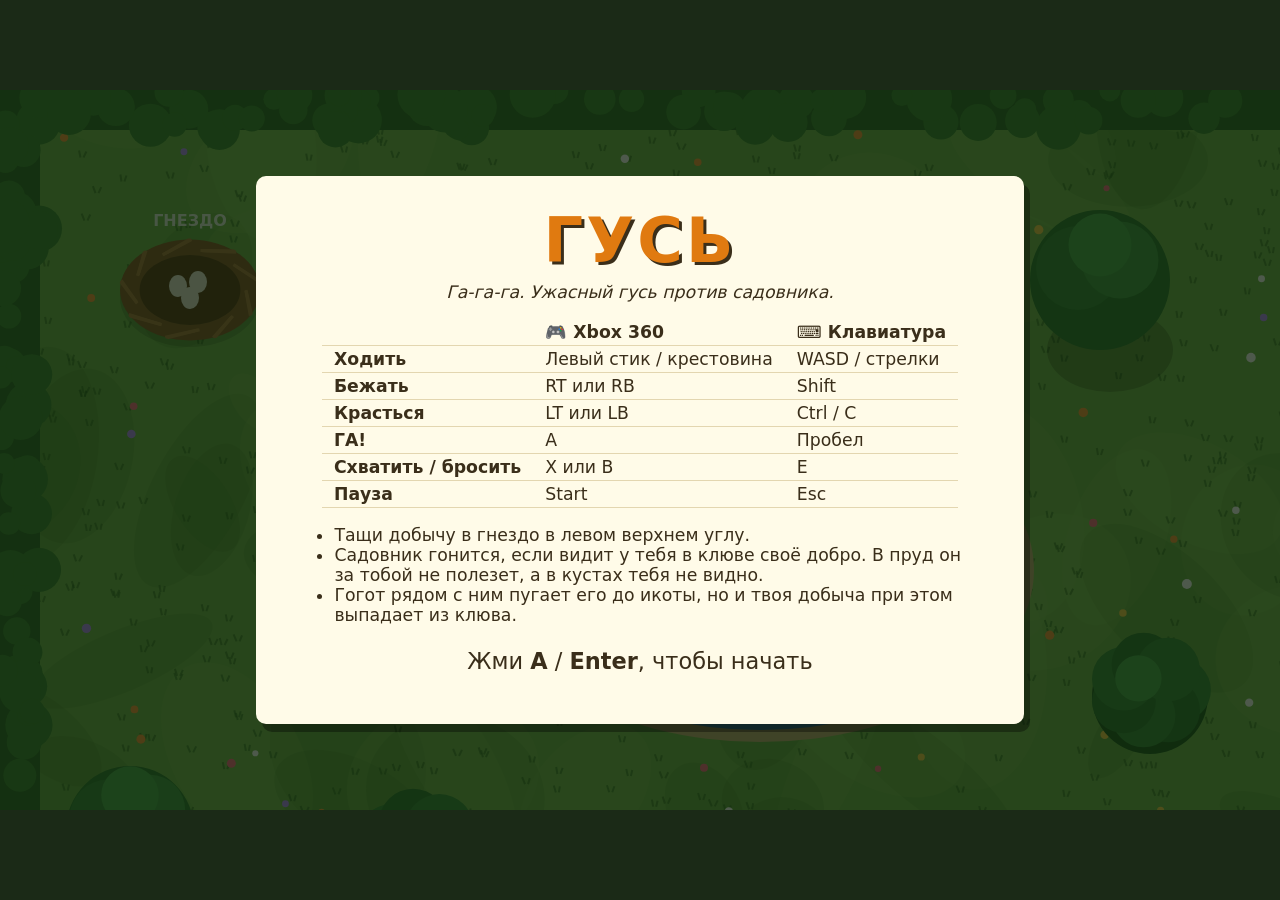
<file: index.html>
<!doctype html>
<html lang="ru">
<head>
  <meta charset="utf-8">
  <meta name="viewport" content="width=device-width, initial-scale=1">
  <title>Гусь: Га-Га-Га</title>
  <link rel="stylesheet" href="style.css">
</head>
<body>
  <div id="stage">
    <canvas id="game" width="1280" height="720"></canvas>

    <div id="hud" hidden>
      <div id="todo">
        <h2>Пакости на сегодня</h2>
        <ul id="todo-list"></ul>
      </div>
      <div id="pad-status"></div>
      <div id="sound-hint" hidden>🔇 Кликни мышкой по игре, чтобы был звук</div>
    </div>

    <div id="title" class="overlay">
      <div class="card">
        <h1>ГУСЬ</h1>
        <p class="sub">Га-га-га. Ужасный гусь против садовника.</p>
        <table class="controls">
          <tr><th></th><th>🎮 Xbox 360</th><th>⌨️ Клавиатура</th></tr>
          <tr><td>Ходить</td><td>Левый стик / крестовина</td><td>WASD / стрелки</td></tr>
          <tr><td>Бежать</td><td>RT или RB</td><td>Shift</td></tr>
          <tr><td>Красться</td><td>LT или LB</td><td>Ctrl / C</td></tr>
          <tr><td>ГА!</td><td>A</td><td>Пробел</td></tr>
          <tr><td>Схватить / бросить</td><td>X или B</td><td>E</td></tr>
          <tr><td>Пауза</td><td>Start</td><td>Esc</td></tr>
        </table>
        <ul class="tips">
          <li>Тащи добычу в гнездо в левом верхнем углу.</li>
          <li>Садовник гонится, если видит у тебя в клюве своё добро. В пруд он за тобой не полезет, а в кустах тебя не видно.</li>
          <li>Гогот рядом с ним пугает его до икоты, но и твоя добыча при этом выпадает из клюва.</li>
        </ul>
        <p class="start">Жми <b>A</b> / <b>Enter</b>, чтобы начать</p>
      </div>
    </div>

    <div id="pause" class="overlay" hidden>
      <div class="card">
        <h1>Пауза</h1>
        <p><b>Start</b> / <b>A</b> / <b>Esc</b> продолжить</p>
        <p><b>Y</b> / <b>R</b> начать заново</p>
      </div>
    </div>

    <div id="win" class="overlay" hidden>
      <div class="card">
        <h1>ГА-ГА-ГА!</h1>
        <p class="sub">Все пакости сделаны. Садовник в депрессии.</p>
        <p>Время: <b id="win-time"></b></p>
        <p class="start">Жми <b>A</b> / <b>Enter</b>, чтобы нагадить ещё раз</p>
      </div>
    </div>
  </div>

  <script src="js/input.js"></script>
  <script src="js/audio.js"></script>
  <script src="js/game.js"></script>
</body>
</html>
</file>
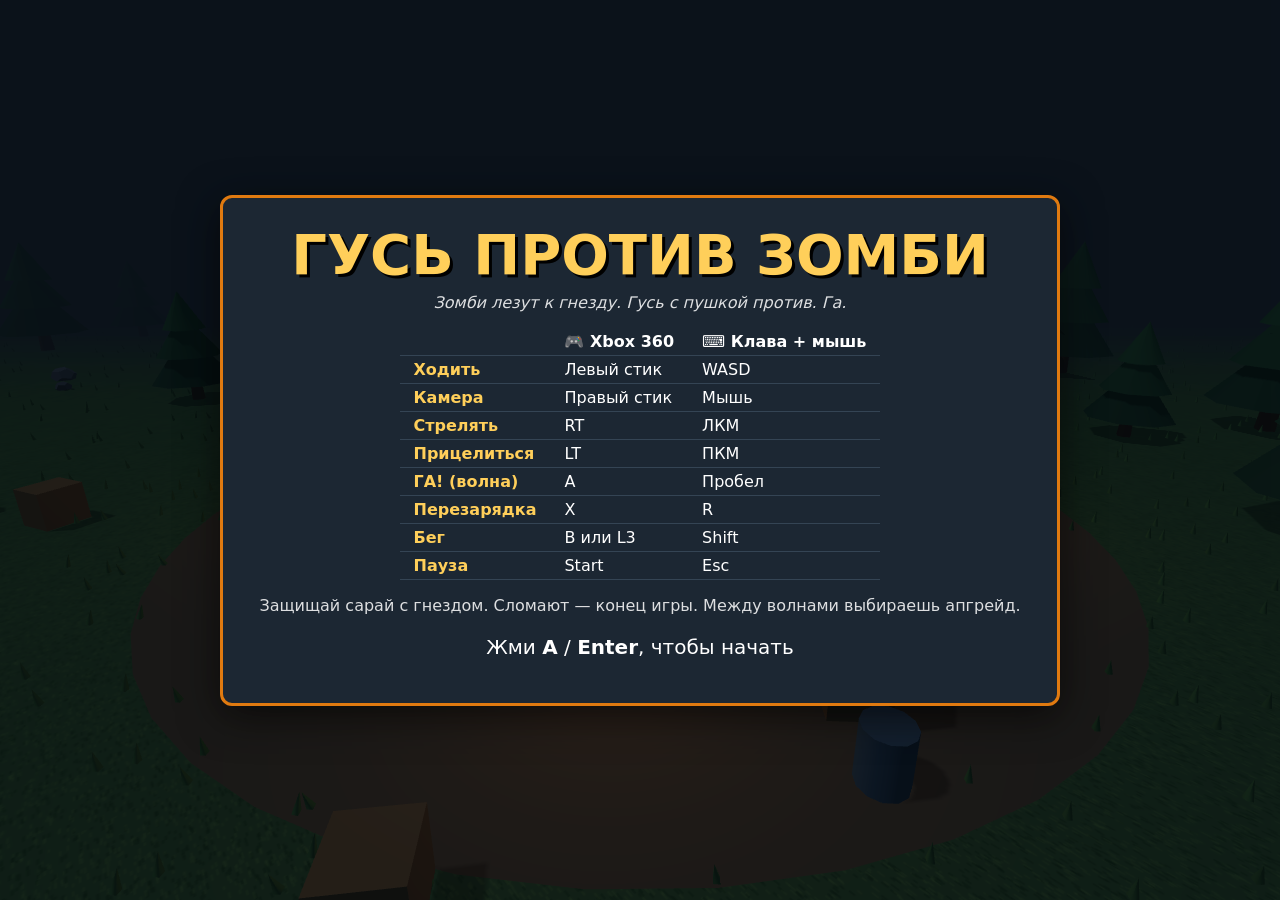
<file: shooter/index.html>
<!doctype html>
<html lang="ru">
<head>
  <meta charset="utf-8">
  <meta name="viewport" content="width=device-width, initial-scale=1">
  <title>Гусь против зомби</title>
  <link rel="stylesheet" href="style.css">
</head>
<body>
  <div id="view"></div>

  <div id="hud" hidden>
    <div id="crosshair"><i></i><i></i><i></i><i></i></div>
    <div id="hitmarker"></div>
    <div id="vignette"></div>

    <div id="top">
      <div class="label">ГНЕЗДО</div>
      <div class="bar"><div id="base-bar"></div></div>
    </div>
    <div id="wave-info"><span id="wave-num"></span><span id="wave-left"></span></div>
    <div id="score"></div>

    <div id="bottom-left">
      <div class="label">ГУСЬ</div>
      <div class="bar"><div id="hp-bar"></div></div>
      <div id="honk">ГА! <span id="honk-state"></span></div>
    </div>
    <div id="ammo"><b id="ammo-cur"></b><span id="ammo-max"></span><div id="reload-bar"><div></div></div></div>

    <div id="banner"></div>
    <div id="pad-status"></div>
    <div id="sound-hint" hidden>🔇 Кликни мышкой, чтобы был звук</div>
  </div>

  <div id="title" class="overlay">
    <div class="card">
      <h1>ГУСЬ ПРОТИВ ЗОМБИ</h1>
      <p class="sub">Зомби лезут к гнезду. Гусь с пушкой против. Га.</p>
      <table class="controls">
        <tr><th></th><th>🎮 Xbox 360</th><th>⌨️ Клава + мышь</th></tr>
        <tr><td>Ходить</td><td>Левый стик</td><td>WASD</td></tr>
        <tr><td>Камера</td><td>Правый стик</td><td>Мышь</td></tr>
        <tr><td>Стрелять</td><td>RT</td><td>ЛКМ</td></tr>
        <tr><td>Прицелиться</td><td>LT</td><td>ПКМ</td></tr>
        <tr><td>ГА! (волна)</td><td>A</td><td>Пробел</td></tr>
        <tr><td>Перезарядка</td><td>X</td><td>R</td></tr>
        <tr><td>Бег</td><td>B или L3</td><td>Shift</td></tr>
        <tr><td>Пауза</td><td>Start</td><td>Esc</td></tr>
      </table>
      <p class="tip">Защищай сарай с гнездом. Сломают — конец игры. Между волнами выбираешь апгрейд.</p>
      <p class="start">Жми <b>A</b> / <b>Enter</b>, чтобы начать</p>
    </div>
  </div>

  <div id="pause" class="overlay" hidden>
    <div class="card">
      <h1>Пауза</h1>
      <p><b>Start</b> / <b>A</b> / <b>Esc</b> продолжить</p>
      <p><b>Y</b> / <b>R</b> заново</p>
    </div>
  </div>

  <div id="upgrade" class="overlay" hidden>
    <div class="card wide">
      <h1 id="upgrade-title">Волна отбита!</h1>
      <p class="sub">Выбери апгрейд: стик/крестовина и <b>A</b> (или мышкой)</p>
      <div id="cards"></div>
    </div>
  </div>

  <div id="over" class="overlay" hidden>
    <div class="card">
      <h1>ГНЕЗДО ПАЛО</h1>
      <p class="sub">Зомби сожрали яйца. Гусь в ярости.</p>
      <p>Волна: <b id="over-wave"></b> &nbsp; Убито: <b id="over-kills"></b> &nbsp; Очки: <b id="over-score"></b></p>
      <p class="start">Жми <b>A</b> / <b>Enter</b>, чтобы отомстить</p>
    </div>
  </div>

  <script src="vendor/three.min.js"></script>
  <script src="../js/input.js"></script>
  <script src="../js/audio.js"></script>
  <script src="game.js"></script>
</body>
</html>
</file>
<file: style.css>
* { box-sizing: border-box; }

html, body {
  margin: 0;
  height: 100%;
  background: #1b2a17;
  color: #fff;
  font-family: system-ui, "Segoe UI", Roboto, sans-serif;
  overflow: hidden;
}

#stage {
  position: absolute;
  inset: 0;
  margin: auto;
  width: min(100vw, calc(100vh * 16 / 9));
  aspect-ratio: 16 / 9;
}

canvas {
  width: 100%;
  height: 100%;
  display: block;
  image-rendering: auto;
}

#hud {
  position: absolute;
  inset: 0;
  pointer-events: none;
}

#todo {
  position: absolute;
  top: 2%;
  left: 1.5%;
  width: 26%;
  padding: 10px 14px;
  background: #fffbe8;
  color: #3a2e1a;
  border-radius: 4px;
  box-shadow: 3px 4px 0 rgba(0, 0, 0, 0.3);
  transform: rotate(-1.5deg);
  font-size: clamp(10px, 1.25vw, 16px);
}

#todo h2 {
  margin: 0 0 6px;
  font-size: 1.15em;
  border-bottom: 2px solid #d8c9a0;
}

#todo ul {
  margin: 0;
  padding-left: 1.2em;
}

#todo li { margin: 2px 0; }

#todo li.done {
  text-decoration: line-through;
  text-decoration-thickness: 2px;
  color: #9a8c6c;
}

#pad-status, #sound-hint {
  position: absolute;
  left: 1.5%;
  padding: 4px 10px;
  border-radius: 6px;
  background: rgba(0, 0, 0, 0.55);
  font-size: clamp(10px, 1.1vw, 14px);
}

#pad-status { bottom: 2%; color: #ffcf6b; }
#pad-status.ok { color: #9cff6b; }
#sound-hint { bottom: 7%; }

.overlay {
  position: absolute;
  inset: 0;
  display: flex;
  align-items: center;
  justify-content: center;
  background: rgba(10, 25, 8, 0.72);
}

.overlay[hidden], #hud[hidden], #sound-hint[hidden] { display: none; }

.card {
  max-width: 92%;
  max-height: 94%;
  overflow: auto;
  padding: 2.2% 3%;
  background: #fffbe8;
  color: #3a2e1a;
  border-radius: 10px;
  box-shadow: 6px 8px 0 rgba(0, 0, 0, 0.35);
  text-align: center;
  font-size: clamp(11px, 1.35vw, 18px);
}

.card h1 {
  margin: 0;
  font-size: 3.6em;
  font-weight: 900;
  letter-spacing: 0.05em;
  color: #e07a10;
  text-shadow: 3px 3px 0 #3a2e1a;
}

.sub { margin: 0.3em 0 1em; font-style: italic; }

.controls {
  margin: 0 auto 1em;
  border-collapse: collapse;
  text-align: left;
}

.controls th, .controls td {
  padding: 3px 12px;
  border-bottom: 1px solid #e3d6b0;
}

.controls td:first-child { font-weight: 700; }

.tips {
  max-width: 40em;
  margin: 0 auto 1em;
  text-align: left;
}

.start {
  font-size: 1.3em;
  animation: blink 1.2s infinite;
}

@keyframes blink { 50% { opacity: 0.45; } }
</file>
<file: shooter/style.css>
* { box-sizing: border-box; }

html, body {
  margin: 0;
  height: 100%;
  background: #0d141c;
  color: #fff;
  font-family: system-ui, "Segoe UI", Roboto, sans-serif;
  overflow: hidden;
  user-select: none;
}

#view, #view canvas {
  position: absolute;
  inset: 0;
  width: 100%;
  height: 100%;
  display: block;
}

#hud { position: absolute; inset: 0; pointer-events: none; }
[hidden] { display: none !important; }

.label {
  font-size: 12px;
  font-weight: 800;
  letter-spacing: 0.15em;
  text-shadow: 0 1px 2px #000;
}

.bar {
  height: 14px;
  background: rgba(0, 0, 0, 0.55);
  border: 2px solid rgba(255, 255, 255, 0.7);
  border-radius: 8px;
  overflow: hidden;
}

.bar > div {
  height: 100%;
  width: 100%;
  transition: width 0.15s;
}

#top {
  position: absolute;
  top: 16px;
  left: 50%;
  width: min(420px, 60vw);
  transform: translateX(-50%);
  text-align: center;
}

#base-bar { background: linear-gradient(#ffcf5a, #e08a10); }

#wave-info {
  position: absolute;
  top: 16px;
  left: 20px;
  font-size: 20px;
  font-weight: 900;
  text-shadow: 0 2px 3px #000;
  display: flex;
  flex-direction: column;
}

#wave-left { font-size: 14px; font-weight: 600; opacity: 0.85; }

#score {
  position: absolute;
  top: 16px;
  right: 20px;
  font-size: 22px;
  font-weight: 900;
  text-shadow: 0 2px 3px #000;
}

#bottom-left {
  position: absolute;
  left: 20px;
  bottom: 50px;
  width: min(300px, 40vw);
}

#hp-bar { background: linear-gradient(#8dff6a, #2fb82a); }

#honk {
  margin-top: 8px;
  display: inline-block;
  padding: 3px 10px;
  border-radius: 6px;
  background: rgba(0, 0, 0, 0.55);
  font-weight: 900;
}

#honk.ready { background: #e07a10; }

#ammo {
  position: absolute;
  right: 24px;
  bottom: 40px;
  text-align: right;
  text-shadow: 0 2px 3px #000;
}

#ammo b { font-size: 46px; }
#ammo span { font-size: 20px; opacity: 0.8; }
#ammo.low b { color: #ff5a4a; }

#reload-bar {
  width: 140px;
  height: 6px;
  margin-left: auto;
  background: rgba(0, 0, 0, 0.5);
  visibility: hidden;
}

#reload-bar > div { height: 100%; width: 0; background: #fff; }
#ammo.reloading #reload-bar { visibility: visible; }

#crosshair {
  position: absolute;
  left: 50%;
  top: 50%;
  width: 0;
  height: 0;
  --gap: 10px;
}

#crosshair i {
  position: absolute;
  background: #fff;
  box-shadow: 0 0 2px #000;
}

#crosshair i:nth-child(1) { width: 2px; height: 9px; left: -1px; top: calc(-9px - var(--gap)); }
#crosshair i:nth-child(2) { width: 2px; height: 9px; left: -1px; top: var(--gap); }
#crosshair i:nth-child(3) { width: 9px; height: 2px; top: -1px; left: calc(-9px - var(--gap)); }
#crosshair i:nth-child(4) { width: 9px; height: 2px; top: -1px; left: var(--gap); }
#crosshair.on-target i { background: #ff5a4a; }

#hitmarker {
  position: absolute;
  left: 50%;
  top: 50%;
  width: 26px;
  height: 26px;
  transform: translate(-50%, -50%) rotate(45deg);
  opacity: 0;
}

#hitmarker::before, #hitmarker::after {
  content: '';
  position: absolute;
  background: #fff;
  box-shadow: 0 0 2px #000;
}

#hitmarker::before { left: 12px; top: 0; width: 2px; height: 100%; }
#hitmarker::after { top: 12px; left: 0; height: 2px; width: 100%; }
#hitmarker.kill::before, #hitmarker.kill::after { background: #ff4a3a; }

#vignette {
  position: absolute;
  inset: 0;
  opacity: 0;
  background: radial-gradient(ellipse at center, transparent 50%, rgba(200, 0, 0, 0.75) 100%);
}

#banner {
  position: absolute;
  top: 26%;
  left: 0;
  right: 0;
  text-align: center;
  font-size: clamp(28px, 5vw, 64px);
  font-weight: 900;
  color: #ffcf5a;
  text-shadow: 0 4px 0 #000, 0 0 20px rgba(0, 0, 0, 0.6);
  opacity: 0;
  transition: opacity 0.3s;
}

#banner.show { opacity: 1; }

#pad-status, #sound-hint {
  position: absolute;
  left: 20px;
  padding: 3px 10px;
  border-radius: 6px;
  background: rgba(0, 0, 0, 0.55);
  font-size: 13px;
}

#pad-status { bottom: 14px; color: #ffcf6b; }
#pad-status.ok { color: #9cff6b; }
#sound-hint { bottom: 18px; left: 50%; transform: translateX(-50%); }

.overlay {
  position: absolute;
  inset: 0;
  display: flex;
  align-items: center;
  justify-content: center;
  background: rgba(5, 10, 15, 0.7);
}

.card {
  max-width: 92vw;
  max-height: 94vh;
  overflow: auto;
  padding: 24px 36px;
  background: #1c2733;
  border: 3px solid #e07a10;
  border-radius: 12px;
  box-shadow: 0 10px 40px rgba(0, 0, 0, 0.6);
  text-align: center;
}

.card h1 {
  margin: 0;
  font-size: clamp(30px, 5vw, 56px);
  font-weight: 900;
  color: #ffcf5a;
  text-shadow: 3px 3px 0 #000;
}

.sub { margin: 6px 0 16px; opacity: 0.85; font-style: italic; }
.tip { opacity: 0.85; }

.controls { margin: 0 auto 12px; border-collapse: collapse; text-align: left; }
.controls th, .controls td { padding: 4px 14px; border-bottom: 1px solid #344454; }
.controls td:first-child { font-weight: 700; color: #ffcf5a; }

.start { font-size: 1.25em; animation: blink 1.2s infinite; }
@keyframes blink { 50% { opacity: 0.4; } }

.wide { max-width: 900px; }

#cards {
  display: flex;
  gap: 16px;
  justify-content: center;
  flex-wrap: wrap;
  pointer-events: auto;
}

.upg {
  width: 230px;
  padding: 16px;
  border-radius: 10px;
  background: #273646;
  border: 3px solid transparent;
  cursor: pointer;
  transition: transform 0.1s;
}

.upg .icon { font-size: 40px; }
.upg h3 { margin: 6px 0; color: #ffcf5a; }
.upg p { margin: 0; font-size: 14px; opacity: 0.9; }
.upg.sel { border-color: #ffcf5a; transform: scale(1.05); background: #33485c; }
</file>
